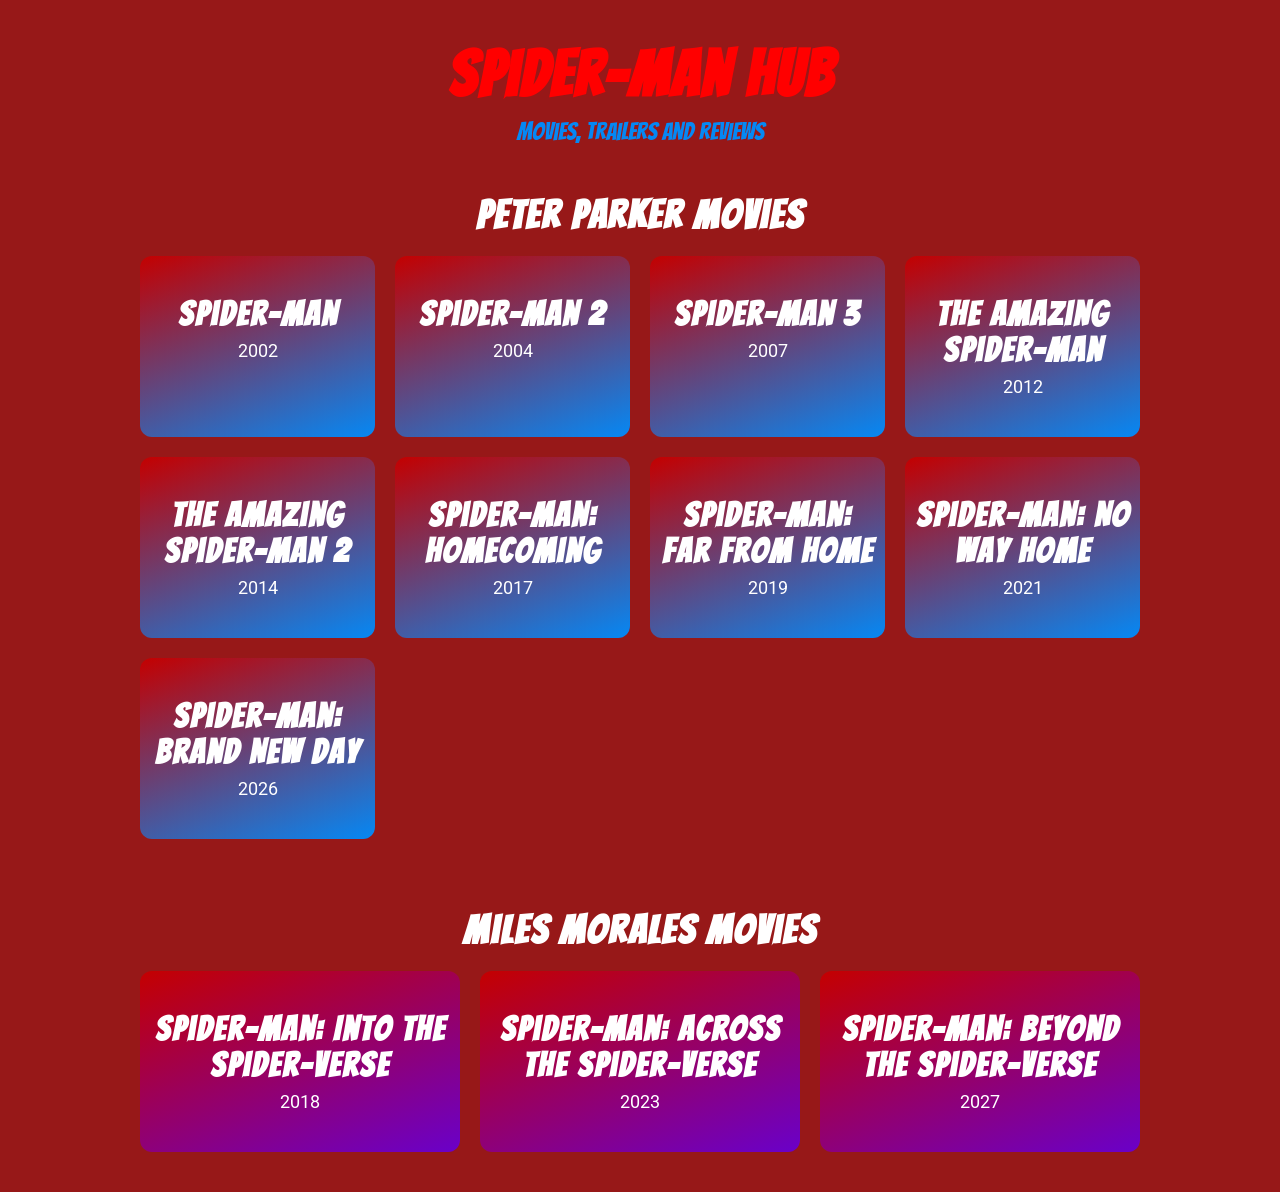
<file: Spider-Man/index.html>
<!DOCTYPE html>
<html lang="en">
<head>
  <meta charset="UTF-8">
  <meta name="viewport" content="width=device-width, initial-scale=1.0">
  <title>Spider-Man Hub</title>
  <link href="https://fonts.googleapis.com/css2?family=Bangers&family=Roboto&display=swap" rel="stylesheet">
  <link rel="stylesheet" href="style.css">
  <script data-goatcounter="https://spiderman-hub.goatcounter.com/count"
          async src="//gc.zgo.at/count.js"></script>
</head>
<body>
  <header>
    <h1>Spider-Man Hub</h1>
    <p>Movies, trailers and reviews</p>
  </header>

  <section id="movies">
    <h2>Peter Parker movies</h2>
    <div class="grid">
    <a class="card" href="movies/spider-man-2002.html">
      <h3>Spider-Man</h3>
      <p>2002</p>
    </a>
    <a class="card" href="movies/spider-man-2004.html">
      <h3>Spider-Man 2</h3>
      <p>2004</p>
    </a>
    <a class="card" href="movies/spider-man-2007.html">
      <h3>Spider-Man 3</h3>
      <p>2007</p>
    </a>
    <a class="card" href="movies/amazing-spider-man-2012.html">
      <h3>The Amazing Spider-Man</h3>
      <p>2012</p>
    </a>
    <a class="card" href="movies/amazing-spider-man-2014.html">
      <h3>The Amazing Spider-Man 2</h3>
      <p>2014</p>
    </a>
    <a class="card" href="movies/homecoming-2017.html">
      <h3>Spider-Man: Homecoming</h3>
      <p>2017</p>
    </a>
    <a class="card" href="movies/far-from-home-2019.html">
      <h3>Spider-Man: Far From Home</h3>
      <p>2019</p>
    </a>
    <a class="card" href="movies/no-way-home-2021.html">
      <h3>Spider-Man: No Way Home</h3>
      <p>2021</p>
    </a>
    <a class="card" href="movies/brand-new-day-2026.html">
      <h3>Spider-Man: Brand New Day</h3>
      <p>2026</p>
    </a>
    </div>
  </section>

  <section id="miles">
    <h2>Miles Morales movies</h2>
    <div class="grid">
    <a class="card miles" href="movies/into-the-spider-verse-2018.html">
      <h3>Spider-Man: Into the Spider-Verse</h3>
      <p>2018</p>
    </a>
    <a class="card miles" href="movies/across-the-spider-verse-2023.html">
      <h3>Spider-Man: Across the Spider-Verse</h3>
      <p>2023</p>
    </a>
    <a class="card miles" href="movies/beyond-the-spider-verse-2027.html">
      <h3>Spider-Man: Beyond the Spider-Verse</h3>
      <p>2027</p>
    </a>
    </div>
  </section>
</body>
</html>
</file>
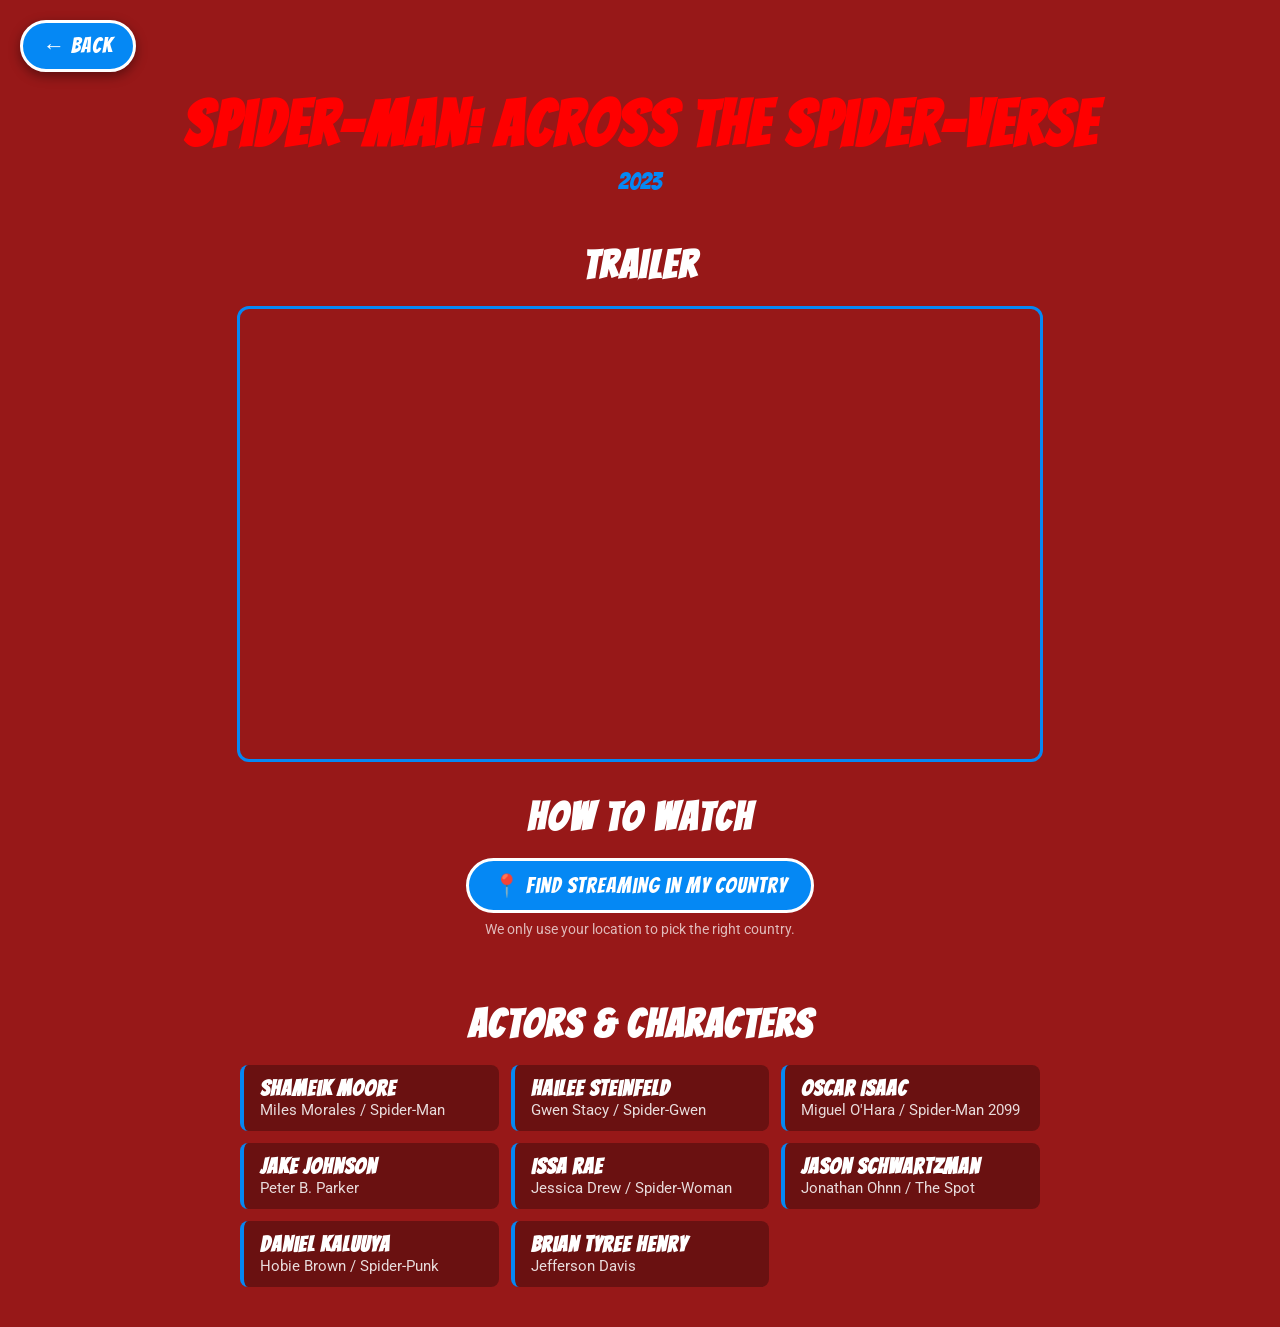
<file: Spider-Man/movies/across-the-spider-verse-2023.html>
<!DOCTYPE html>
<html lang="en">
<head>
  <meta charset="UTF-8">
  <meta name="viewport" content="width=device-width, initial-scale=1.0">
  <title>Spider-Man: Across the Spider-Verse | Spider-Man Hub</title>
  <link href="https://fonts.googleapis.com/css2?family=Bangers&family=Roboto&display=swap" rel="stylesheet">
  <link rel="stylesheet" href="../style.css">
  <script data-goatcounter="https://spiderman-hub.goatcounter.com/count"
          async src="//gc.zgo.at/count.js"></script>
</head>
<body data-movie="across-the-spider-verse-2023">
  <a class="back" href="../index.html">← Back</a>
  <header>
    <h1>Spider-Man: Across the Spider-Verse</h1>
    <p>2023</p>
  </header>

  <section class="trailer">
    <h2>Trailer</h2>
    <iframe
      src="https://www.youtube.com/embed/cqGjhVJWtEg"
      title="Spider-Man: Across the Spider-Verse trailer"
      allowfullscreen>
    </iframe>
  </section>

  <section class="info">
    <h2>How to watch</h2>
    <button id="locate">📍 Find streaming in my country</button>
    <p class="hint">We only use your location to pick the right country.</p>
    <p id="watch-result"></p>
  </section>

  <section class="cast">
    <h2>Actors &amp; characters</h2>
    <ul>
      <li><strong>Shameik Moore</strong><span>Miles Morales / Spider-Man</span></li>
      <li><strong>Hailee Steinfeld</strong><span>Gwen Stacy / Spider-Gwen</span></li>
      <li><strong>Oscar Isaac</strong><span>Miguel O'Hara / Spider-Man 2099</span></li>
      <li><strong>Jake Johnson</strong><span>Peter B. Parker</span></li>
      <li><strong>Issa Rae</strong><span>Jessica Drew / Spider-Woman</span></li>
      <li><strong>Jason Schwartzman</strong><span>Jonathan Ohnn / The Spot</span></li>
      <li><strong>Daniel Kaluuya</strong><span>Hobie Brown / Spider-Punk</span></li>
      <li><strong>Brian Tyree Henry</strong><span>Jefferson Davis</span></li>
    </ul>
  </section>

  <script src="../script.js"></script>
</body>
</html>
</file>
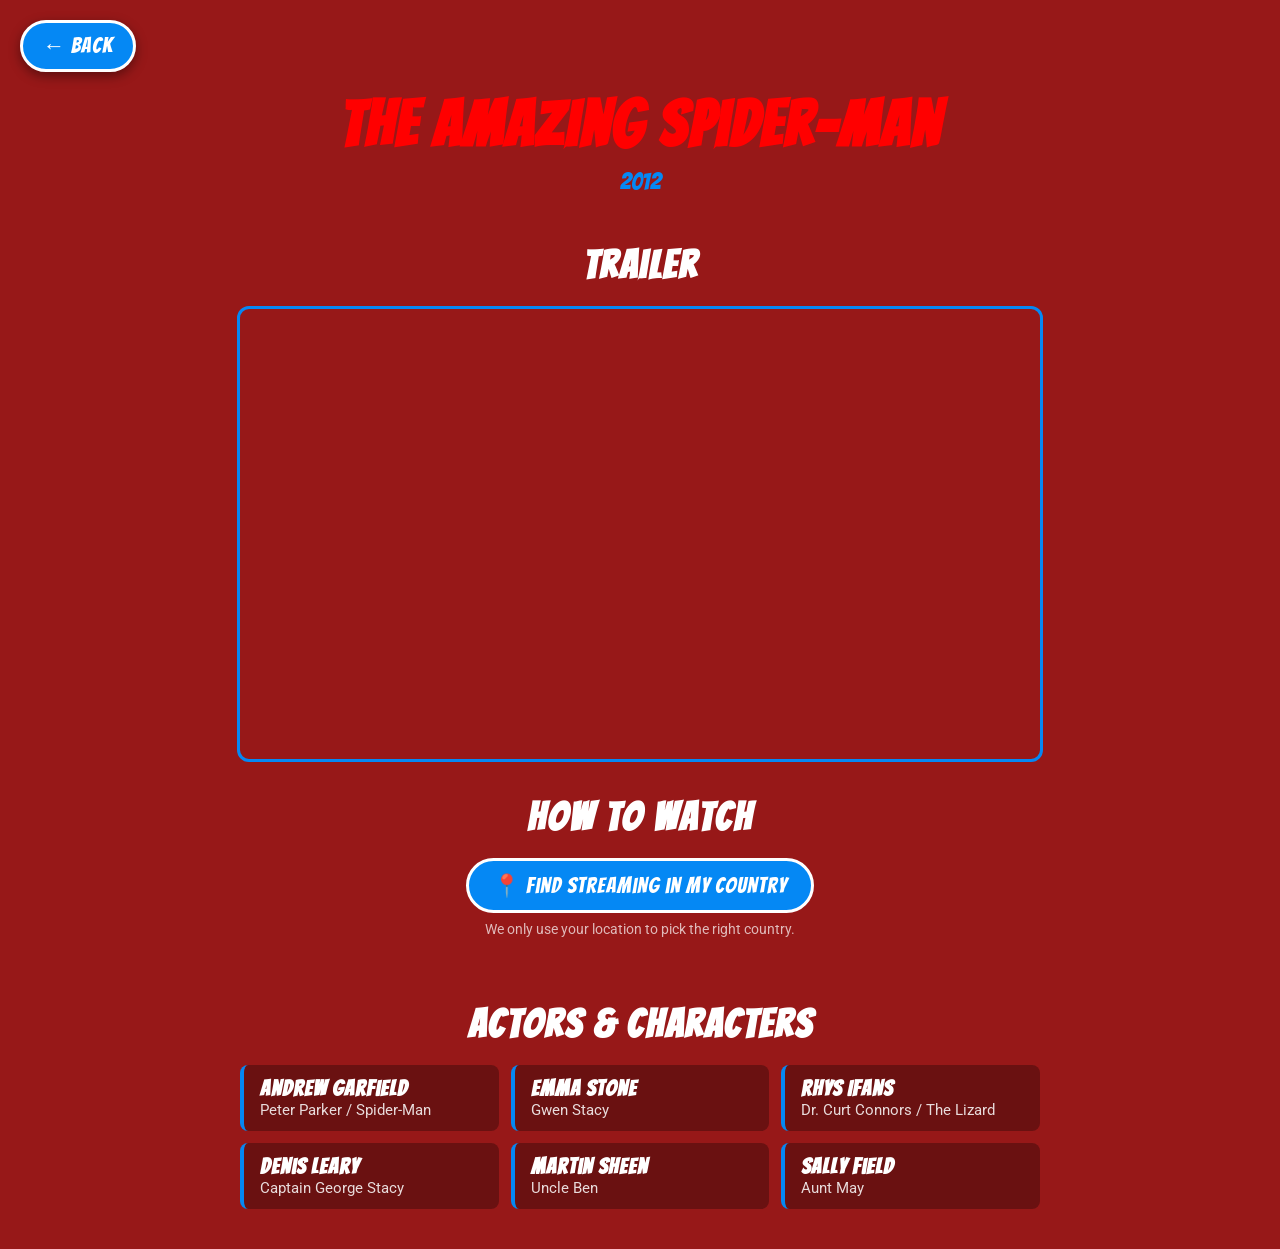
<file: Spider-Man/movies/amazing-spider-man-2012.html>
<!DOCTYPE html>
<html lang="en">
<head>
  <meta charset="UTF-8">
  <meta name="viewport" content="width=device-width, initial-scale=1.0">
  <title>The Amazing Spider-Man | Spider-Man Hub</title>
  <link href="https://fonts.googleapis.com/css2?family=Bangers&family=Roboto&display=swap" rel="stylesheet">
  <link rel="stylesheet" href="../style.css">
  <script data-goatcounter="https://spiderman-hub.goatcounter.com/count"
          async src="//gc.zgo.at/count.js"></script>
</head>
<body data-movie="amazing-spider-man-2012">
  <a class="back" href="../index.html">← Back</a>
  <header>
    <h1>The Amazing Spider-Man</h1>
    <p>2012</p>
  </header>

  <section class="trailer">
    <h2>Trailer</h2>
    <iframe
      src="https://www.youtube.com/embed/-tnxzJ0SSOw"
      title="The Amazing Spider-Man trailer"
      allowfullscreen>
    </iframe>
  </section>

  <section class="info">
    <h2>How to watch</h2>
    <button id="locate">📍 Find streaming in my country</button>
    <p class="hint">We only use your location to pick the right country.</p>
    <p id="watch-result"></p>
  </section>

  <section class="cast">
    <h2>Actors &amp; characters</h2>
    <ul>
      <li><strong>Andrew Garfield</strong><span>Peter Parker / Spider-Man</span></li>
      <li><strong>Emma Stone</strong><span>Gwen Stacy</span></li>
      <li><strong>Rhys Ifans</strong><span>Dr. Curt Connors / The Lizard</span></li>
      <li><strong>Denis Leary</strong><span>Captain George Stacy</span></li>
      <li><strong>Martin Sheen</strong><span>Uncle Ben</span></li>
      <li><strong>Sally Field</strong><span>Aunt May</span></li>
    </ul>
  </section>

  <script src="../script.js"></script>
</body>
</html>
</file>
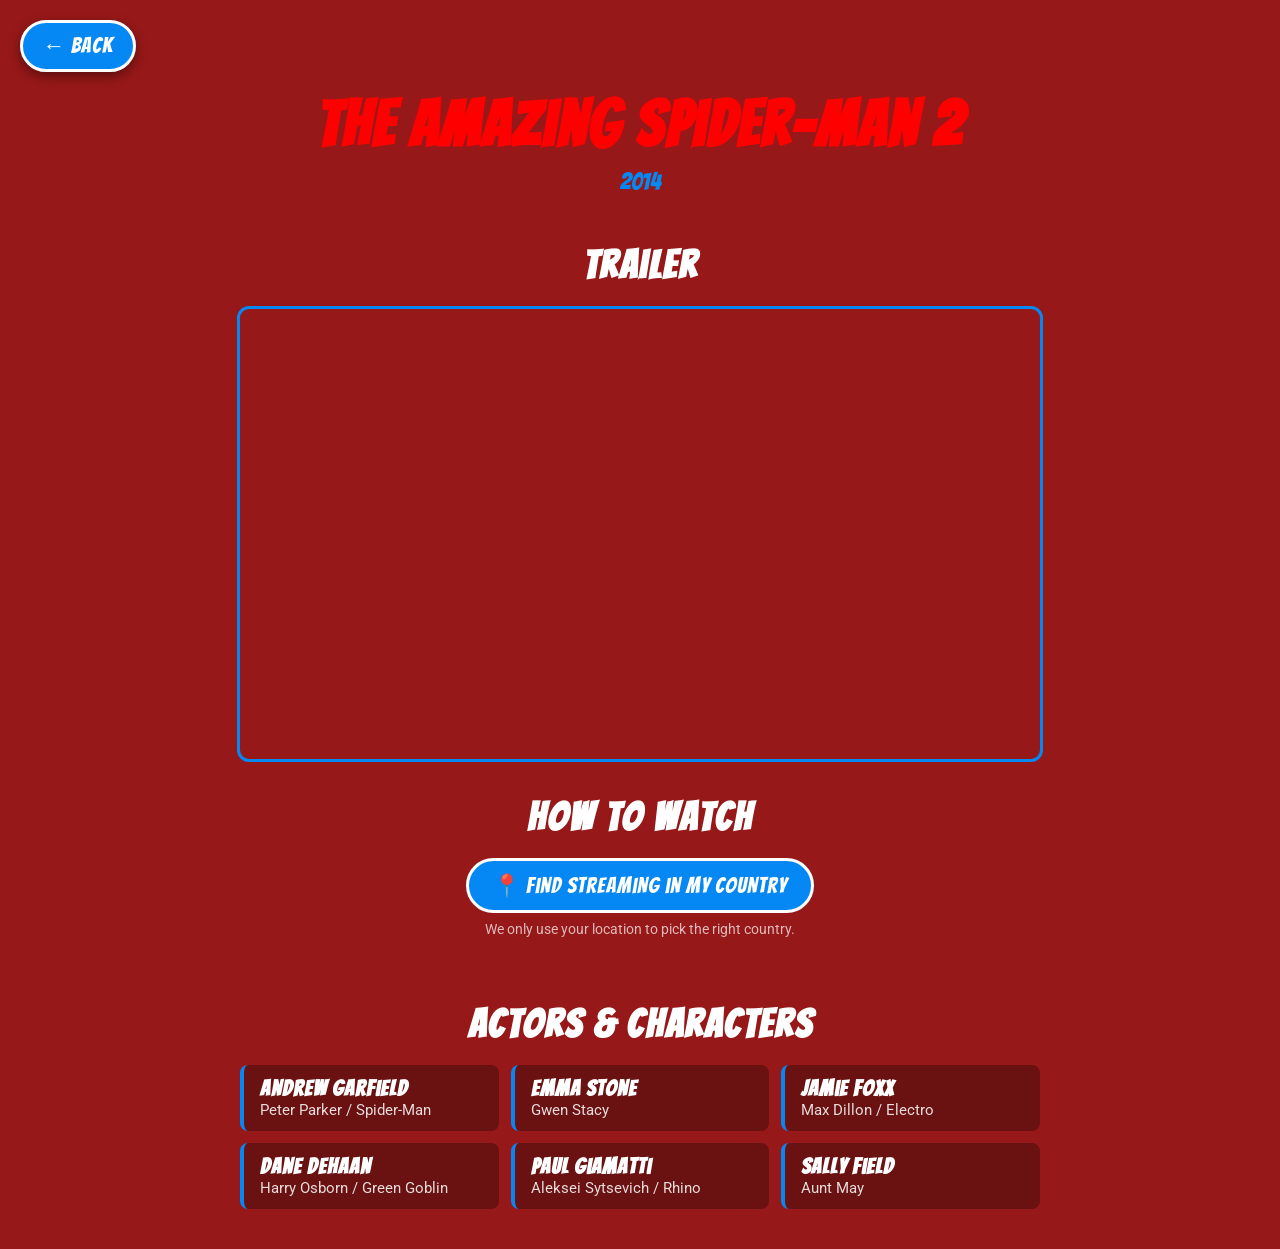
<file: Spider-Man/movies/amazing-spider-man-2014.html>
<!DOCTYPE html>
<html lang="en">
<head>
  <meta charset="UTF-8">
  <meta name="viewport" content="width=device-width, initial-scale=1.0">
  <title>The Amazing Spider-Man 2 | Spider-Man Hub</title>
  <link href="https://fonts.googleapis.com/css2?family=Bangers&family=Roboto&display=swap" rel="stylesheet">
  <link rel="stylesheet" href="../style.css">
  <script data-goatcounter="https://spiderman-hub.goatcounter.com/count"
          async src="//gc.zgo.at/count.js"></script>
</head>
<body data-movie="amazing-spider-man-2014">
  <a class="back" href="../index.html">← Back</a>
  <header>
    <h1>The Amazing Spider-Man 2</h1>
    <p>2014</p>
  </header>

  <section class="trailer">
    <h2>Trailer</h2>
    <iframe
      src="https://www.youtube.com/embed/DlM2CWNTQ84"
      title="The Amazing Spider-Man 2 trailer"
      allowfullscreen>
    </iframe>
  </section>

  <section class="info">
    <h2>How to watch</h2>
    <button id="locate">📍 Find streaming in my country</button>
    <p class="hint">We only use your location to pick the right country.</p>
    <p id="watch-result"></p>
  </section>

  <section class="cast">
    <h2>Actors &amp; characters</h2>
    <ul>
      <li><strong>Andrew Garfield</strong><span>Peter Parker / Spider-Man</span></li>
      <li><strong>Emma Stone</strong><span>Gwen Stacy</span></li>
      <li><strong>Jamie Foxx</strong><span>Max Dillon / Electro</span></li>
      <li><strong>Dane DeHaan</strong><span>Harry Osborn / Green Goblin</span></li>
      <li><strong>Paul Giamatti</strong><span>Aleksei Sytsevich / Rhino</span></li>
      <li><strong>Sally Field</strong><span>Aunt May</span></li>
    </ul>
  </section>

  <script src="../script.js"></script>
</body>
</html>
</file>
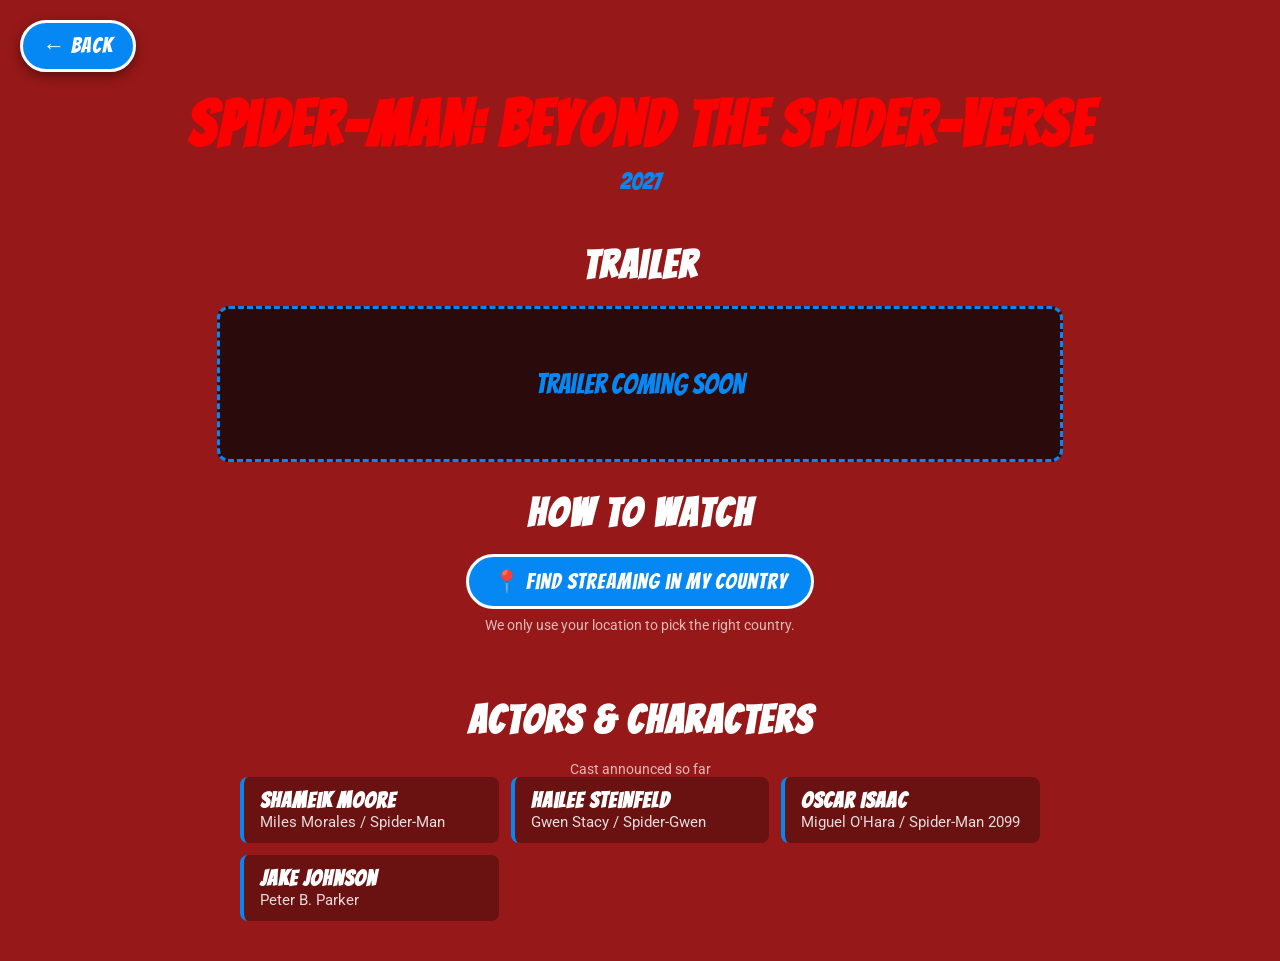
<file: Spider-Man/movies/beyond-the-spider-verse-2027.html>
<!DOCTYPE html>
<html lang="en">
<head>
  <meta charset="UTF-8">
  <meta name="viewport" content="width=device-width, initial-scale=1.0">
  <title>Spider-Man: Beyond the Spider-Verse | Spider-Man Hub</title>
  <link href="https://fonts.googleapis.com/css2?family=Bangers&family=Roboto&display=swap" rel="stylesheet">
  <link rel="stylesheet" href="../style.css">
  <script data-goatcounter="https://spiderman-hub.goatcounter.com/count"
          async src="//gc.zgo.at/count.js"></script>
</head>
<body data-movie="beyond-the-spider-verse-2027">
  <a class="back" href="../index.html">← Back</a>
  <header>
    <h1>Spider-Man: Beyond the Spider-Verse</h1>
    <p>2027</p>
  </header>

  <section class="trailer">
    <h2>Trailer</h2>
    <p class="soon">Trailer coming soon</p>
  </section>

  <section class="info">
    <h2>How to watch</h2>
    <button id="locate">📍 Find streaming in my country</button>
    <p class="hint">We only use your location to pick the right country.</p>
    <p id="watch-result"></p>
  </section>

  <section class="cast">
    <h2>Actors &amp; characters</h2>
    <p class="hint">Cast announced so far</p>
    <ul>
      <li><strong>Shameik Moore</strong><span>Miles Morales / Spider-Man</span></li>
      <li><strong>Hailee Steinfeld</strong><span>Gwen Stacy / Spider-Gwen</span></li>
      <li><strong>Oscar Isaac</strong><span>Miguel O'Hara / Spider-Man 2099</span></li>
      <li><strong>Jake Johnson</strong><span>Peter B. Parker</span></li>
    </ul>
  </section>

  <script src="../script.js"></script>
</body>
</html>
</file>
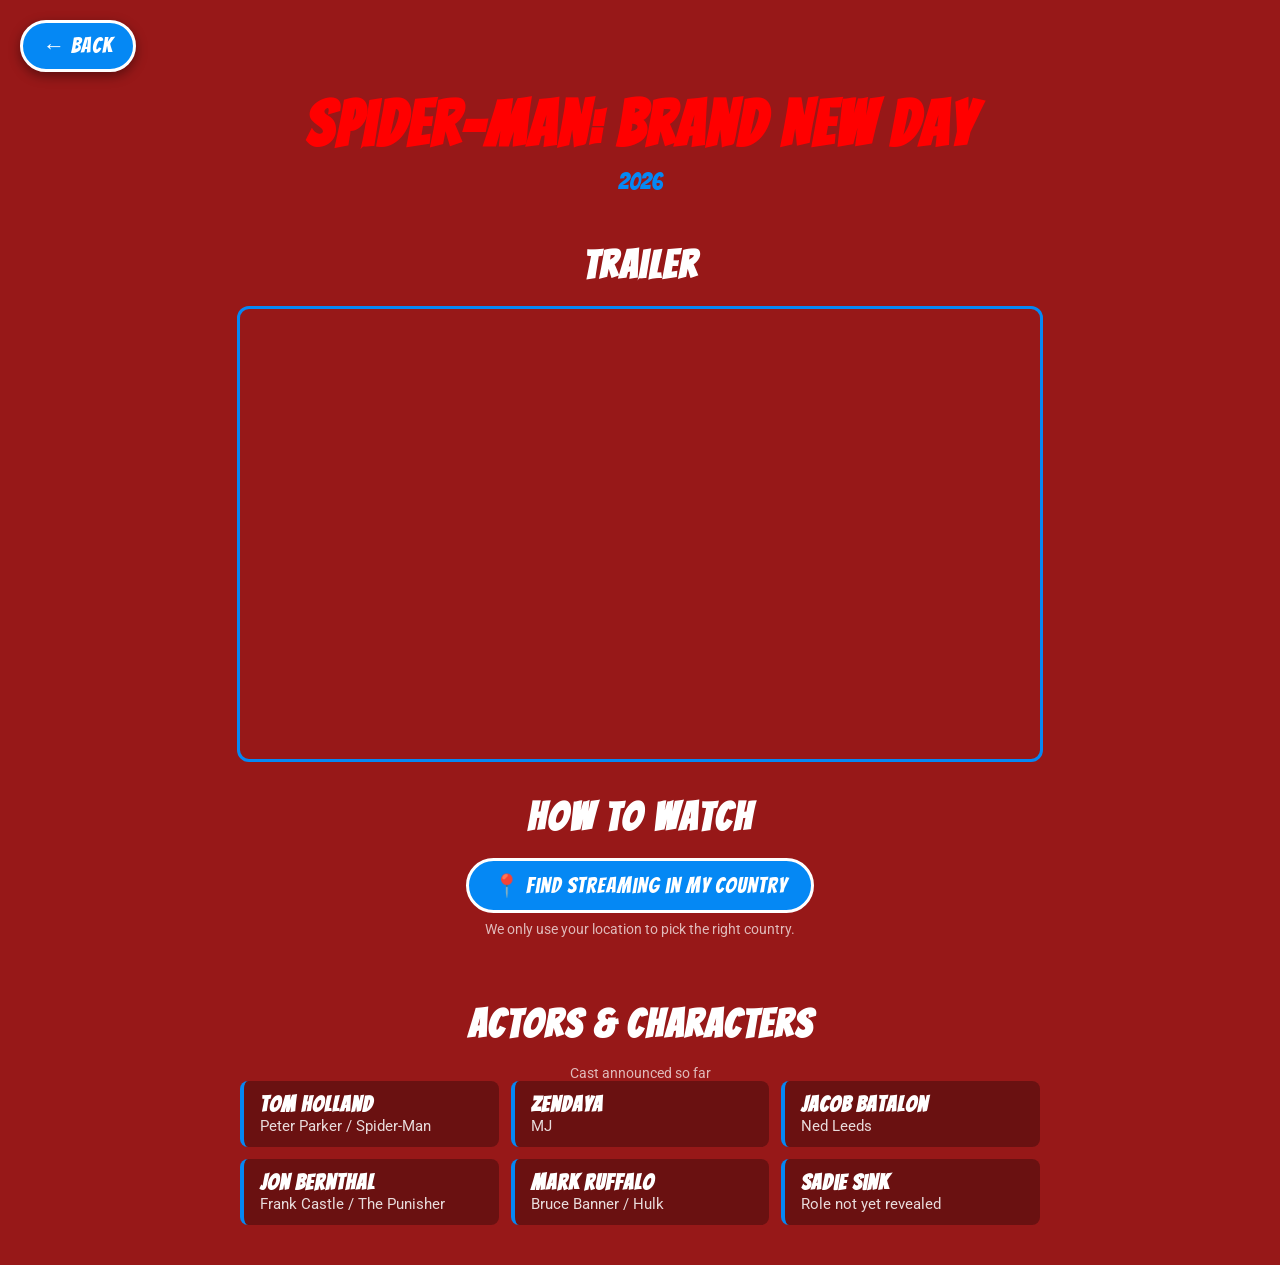
<file: Spider-Man/movies/brand-new-day-2026.html>
<!DOCTYPE html>
<html lang="en">
<head>
  <meta charset="UTF-8">
  <meta name="viewport" content="width=device-width, initial-scale=1.0">
  <title>Spider-Man: Brand New Day | Spider-Man Hub</title>
  <link href="https://fonts.googleapis.com/css2?family=Bangers&family=Roboto&display=swap" rel="stylesheet">
  <link rel="stylesheet" href="../style.css">
  <script data-goatcounter="https://spiderman-hub.goatcounter.com/count"
          async src="//gc.zgo.at/count.js"></script>
</head>
<body data-movie="brand-new-day-2026">
  <a class="back" href="../index.html">← Back</a>
  <header>
    <h1>Spider-Man: Brand New Day</h1>
    <p>2026</p>
  </header>

  <section class="trailer">
    <h2>Trailer</h2>
    <iframe
      src="https://www.youtube.com/embed/8TZMtslA3UY"
      title="Spider-Man: Brand New Day trailer"
      allowfullscreen>
    </iframe>
  </section>

  <section class="info">
    <h2>How to watch</h2>
    <button id="locate">📍 Find streaming in my country</button>
    <p class="hint">We only use your location to pick the right country.</p>
    <p id="watch-result"></p>
  </section>

  <section class="cast">
    <h2>Actors &amp; characters</h2>
    <p class="hint">Cast announced so far</p>
    <ul>
      <li><strong>Tom Holland</strong><span>Peter Parker / Spider-Man</span></li>
      <li><strong>Zendaya</strong><span>MJ</span></li>
      <li><strong>Jacob Batalon</strong><span>Ned Leeds</span></li>
      <li><strong>Jon Bernthal</strong><span>Frank Castle / The Punisher</span></li>
      <li><strong>Mark Ruffalo</strong><span>Bruce Banner / Hulk</span></li>
      <li><strong>Sadie Sink</strong><span>Role not yet revealed</span></li>
    </ul>
  </section>

  <script src="../script.js"></script>
</body>
</html>
</file>
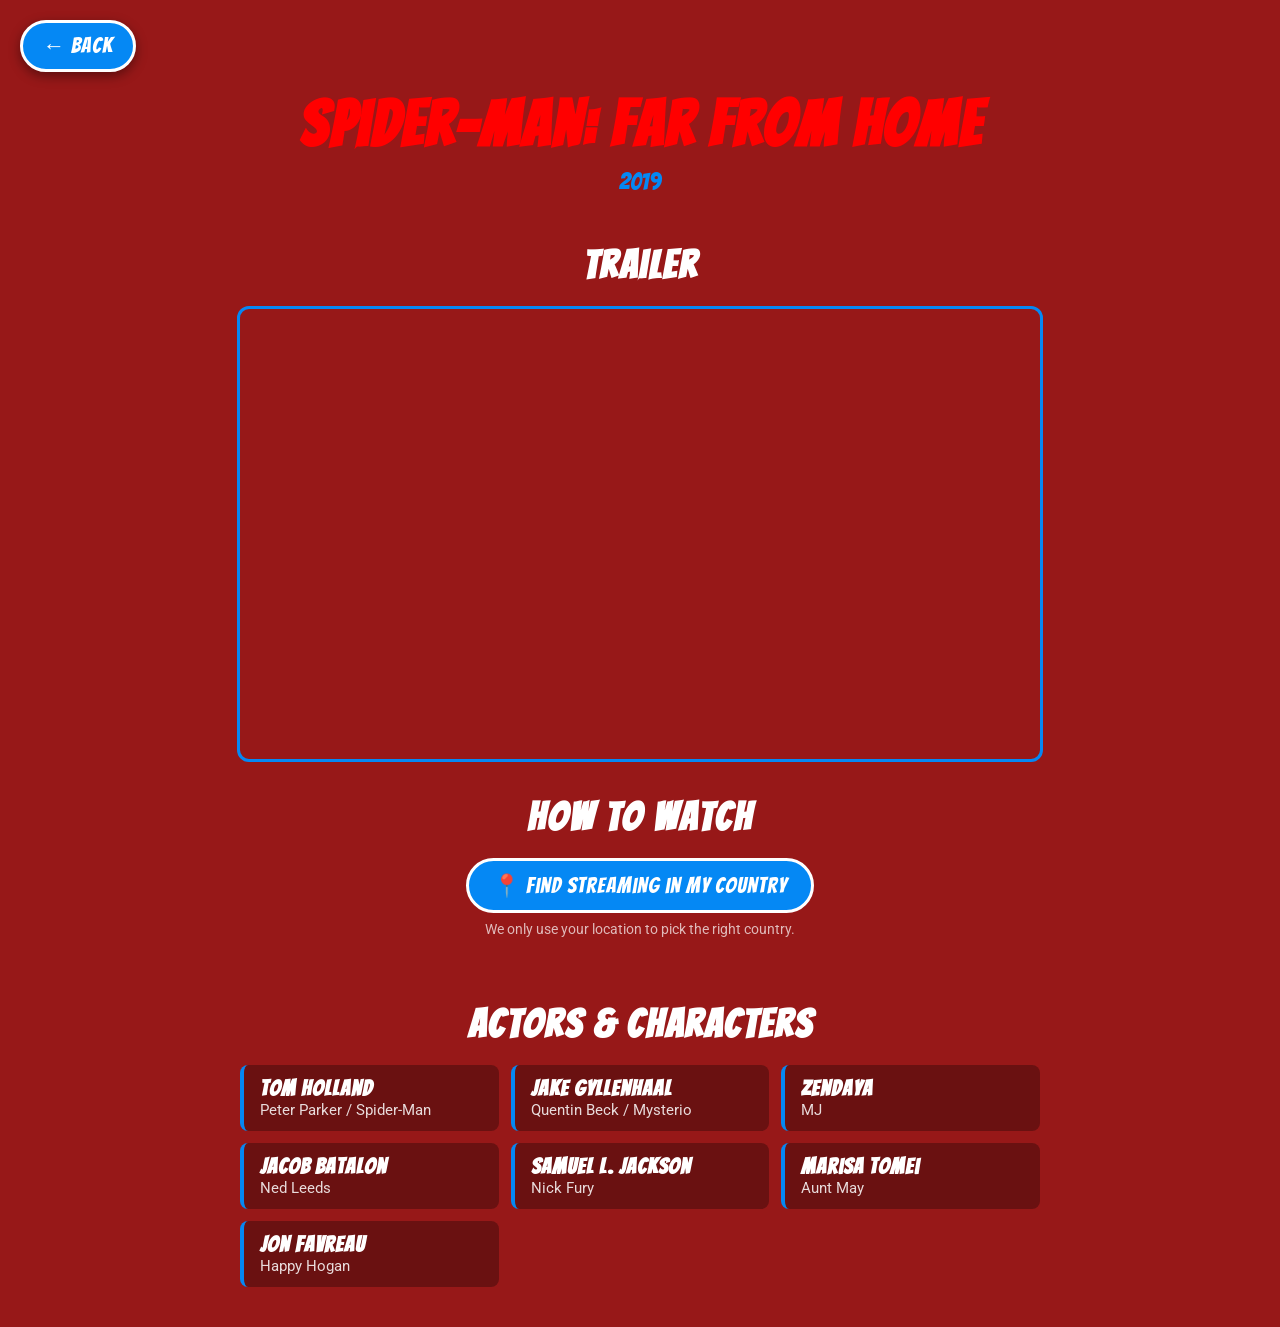
<file: Spider-Man/movies/far-from-home-2019.html>
<!DOCTYPE html>
<html lang="en">
<head>
  <meta charset="UTF-8">
  <meta name="viewport" content="width=device-width, initial-scale=1.0">
  <title>Spider-Man: Far From Home | Spider-Man Hub</title>
  <link href="https://fonts.googleapis.com/css2?family=Bangers&family=Roboto&display=swap" rel="stylesheet">
  <link rel="stylesheet" href="../style.css">
  <script data-goatcounter="https://spiderman-hub.goatcounter.com/count"
          async src="//gc.zgo.at/count.js"></script>
</head>
<body data-movie="far-from-home-2019">
  <a class="back" href="../index.html">← Back</a>
  <header>
    <h1>Spider-Man: Far From Home</h1>
    <p>2019</p>
  </header>

  <section class="trailer">
    <h2>Trailer</h2>
    <iframe
      src="https://www.youtube.com/embed/Nt9L1jCKGnE"
      title="Spider-Man: Far From Home trailer"
      allowfullscreen>
    </iframe>
  </section>

  <section class="info">
    <h2>How to watch</h2>
    <button id="locate">📍 Find streaming in my country</button>
    <p class="hint">We only use your location to pick the right country.</p>
    <p id="watch-result"></p>
  </section>

  <section class="cast">
    <h2>Actors &amp; characters</h2>
    <ul>
      <li><strong>Tom Holland</strong><span>Peter Parker / Spider-Man</span></li>
      <li><strong>Jake Gyllenhaal</strong><span>Quentin Beck / Mysterio</span></li>
      <li><strong>Zendaya</strong><span>MJ</span></li>
      <li><strong>Jacob Batalon</strong><span>Ned Leeds</span></li>
      <li><strong>Samuel L. Jackson</strong><span>Nick Fury</span></li>
      <li><strong>Marisa Tomei</strong><span>Aunt May</span></li>
      <li><strong>Jon Favreau</strong><span>Happy Hogan</span></li>
    </ul>
  </section>

  <script src="../script.js"></script>
</body>
</html>
</file>
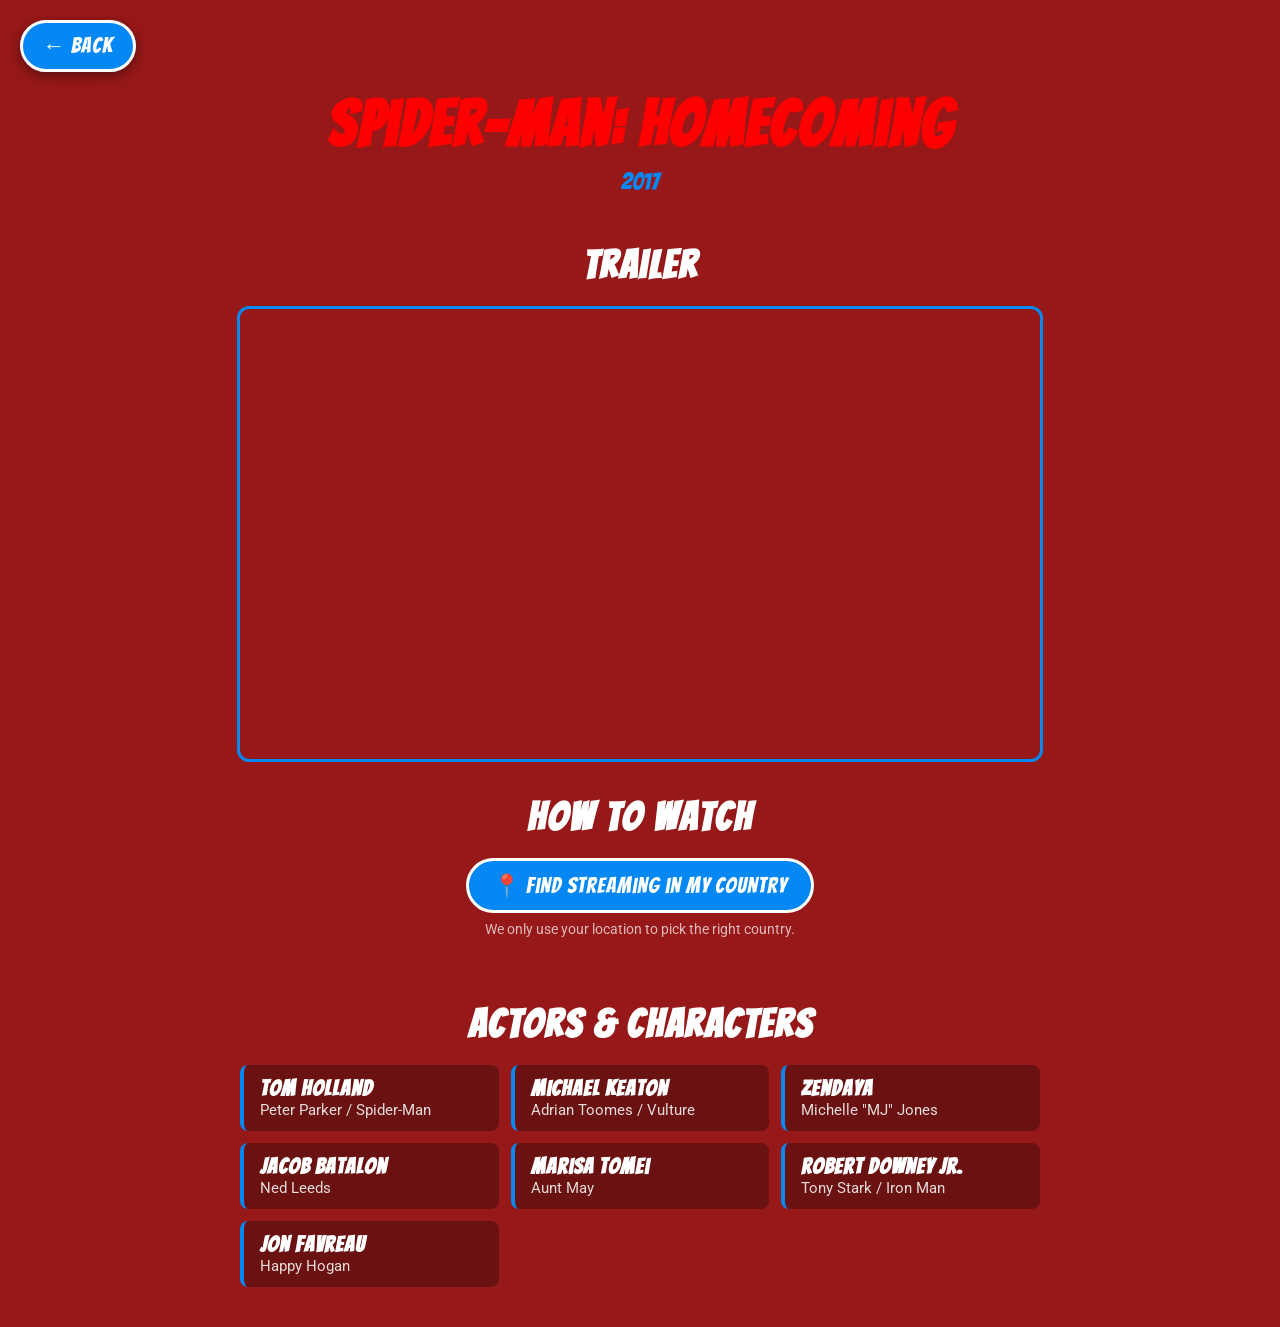
<file: Spider-Man/movies/homecoming-2017.html>
<!DOCTYPE html>
<html lang="en">
<head>
  <meta charset="UTF-8">
  <meta name="viewport" content="width=device-width, initial-scale=1.0">
  <title>Spider-Man: Homecoming | Spider-Man Hub</title>
  <link href="https://fonts.googleapis.com/css2?family=Bangers&family=Roboto&display=swap" rel="stylesheet">
  <link rel="stylesheet" href="../style.css">
  <script data-goatcounter="https://spiderman-hub.goatcounter.com/count"
          async src="//gc.zgo.at/count.js"></script>
</head>
<body data-movie="homecoming-2017">
  <a class="back" href="../index.html">← Back</a>
  <header>
    <h1>Spider-Man: Homecoming</h1>
    <p>2017</p>
  </header>

  <section class="trailer">
    <h2>Trailer</h2>
    <iframe
      src="https://www.youtube.com/embed/rk-dF1lIbIg"
      title="Spider-Man: Homecoming trailer"
      allowfullscreen>
    </iframe>
  </section>

  <section class="info">
    <h2>How to watch</h2>
    <button id="locate">📍 Find streaming in my country</button>
    <p class="hint">We only use your location to pick the right country.</p>
    <p id="watch-result"></p>
  </section>

  <section class="cast">
    <h2>Actors &amp; characters</h2>
    <ul>
      <li><strong>Tom Holland</strong><span>Peter Parker / Spider-Man</span></li>
      <li><strong>Michael Keaton</strong><span>Adrian Toomes / Vulture</span></li>
      <li><strong>Zendaya</strong><span>Michelle "MJ" Jones</span></li>
      <li><strong>Jacob Batalon</strong><span>Ned Leeds</span></li>
      <li><strong>Marisa Tomei</strong><span>Aunt May</span></li>
      <li><strong>Robert Downey Jr.</strong><span>Tony Stark / Iron Man</span></li>
      <li><strong>Jon Favreau</strong><span>Happy Hogan</span></li>
    </ul>
  </section>

  <script src="../script.js"></script>
</body>
</html>
</file>
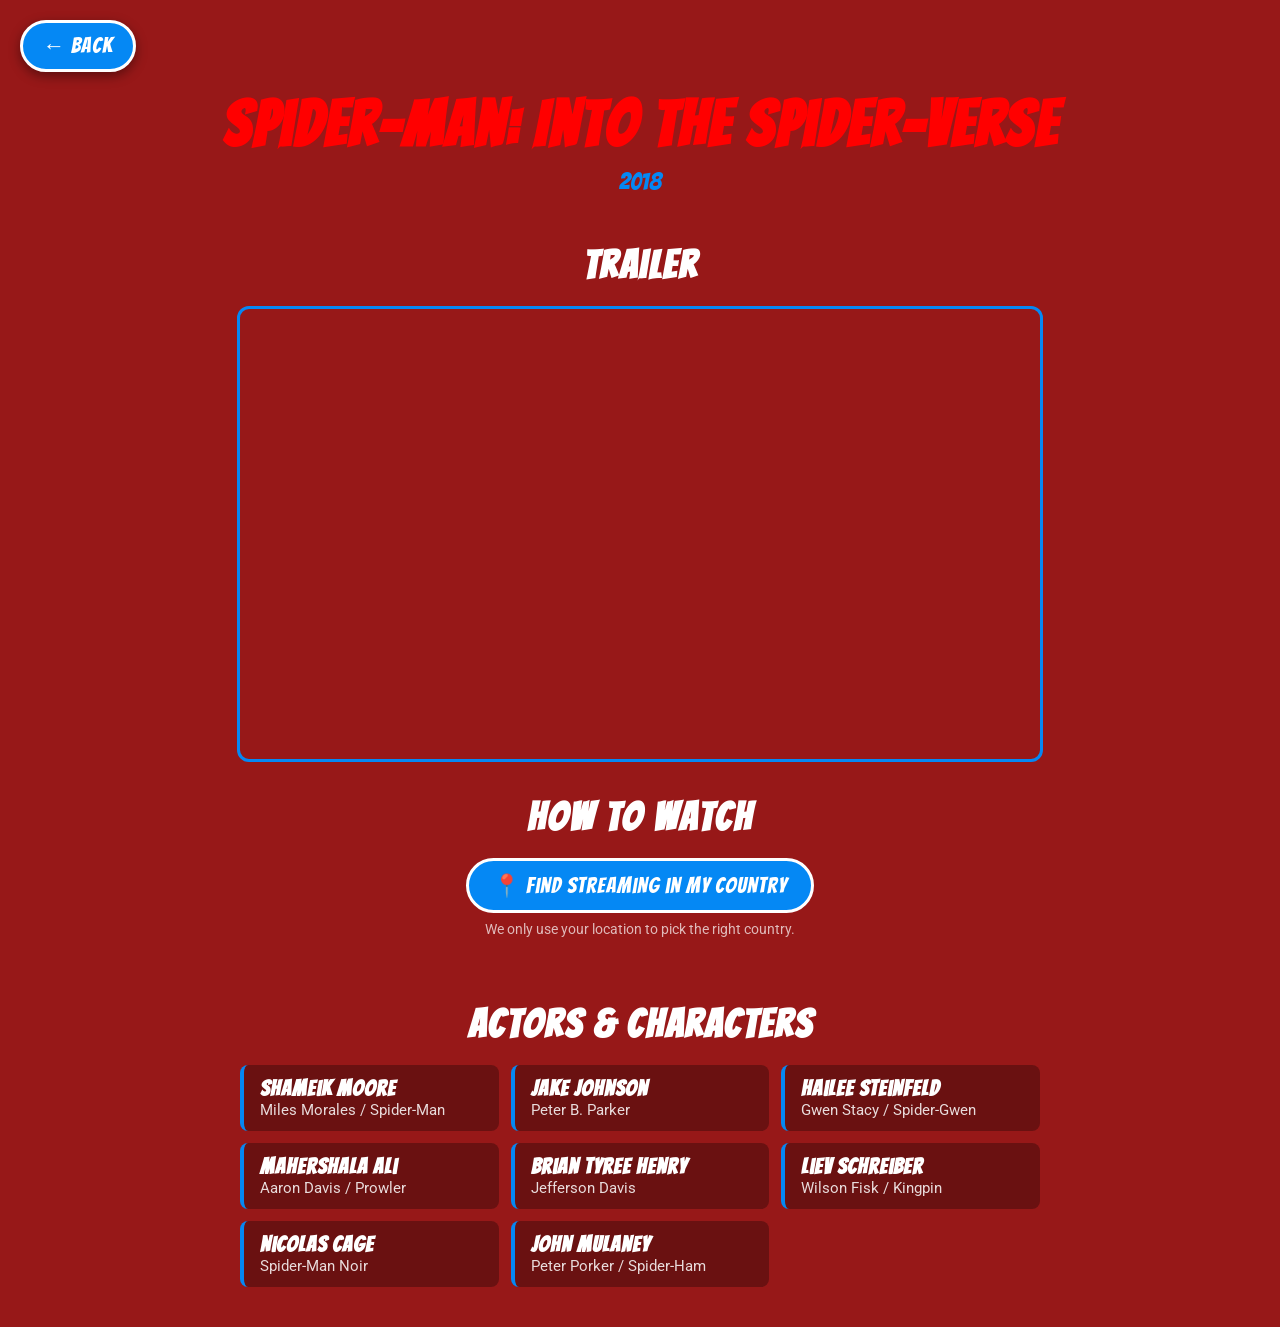
<file: Spider-Man/movies/into-the-spider-verse-2018.html>
<!DOCTYPE html>
<html lang="en">
<head>
  <meta charset="UTF-8">
  <meta name="viewport" content="width=device-width, initial-scale=1.0">
  <title>Spider-Man: Into the Spider-Verse | Spider-Man Hub</title>
  <link href="https://fonts.googleapis.com/css2?family=Bangers&family=Roboto&display=swap" rel="stylesheet">
  <link rel="stylesheet" href="../style.css">
  <script data-goatcounter="https://spiderman-hub.goatcounter.com/count"
          async src="//gc.zgo.at/count.js"></script>
</head>
<body data-movie="into-the-spider-verse-2018">
  <a class="back" href="../index.html">← Back</a>
  <header>
    <h1>Spider-Man: Into the Spider-Verse</h1>
    <p>2018</p>
  </header>

  <section class="trailer">
    <h2>Trailer</h2>
    <iframe
      src="https://www.youtube.com/embed/g4Hbz2jLxvQ"
      title="Spider-Man: Into the Spider-Verse trailer"
      allowfullscreen>
    </iframe>
  </section>

  <section class="info">
    <h2>How to watch</h2>
    <button id="locate">📍 Find streaming in my country</button>
    <p class="hint">We only use your location to pick the right country.</p>
    <p id="watch-result"></p>
  </section>

  <section class="cast">
    <h2>Actors &amp; characters</h2>
    <ul>
      <li><strong>Shameik Moore</strong><span>Miles Morales / Spider-Man</span></li>
      <li><strong>Jake Johnson</strong><span>Peter B. Parker</span></li>
      <li><strong>Hailee Steinfeld</strong><span>Gwen Stacy / Spider-Gwen</span></li>
      <li><strong>Mahershala Ali</strong><span>Aaron Davis / Prowler</span></li>
      <li><strong>Brian Tyree Henry</strong><span>Jefferson Davis</span></li>
      <li><strong>Liev Schreiber</strong><span>Wilson Fisk / Kingpin</span></li>
      <li><strong>Nicolas Cage</strong><span>Spider-Man Noir</span></li>
      <li><strong>John Mulaney</strong><span>Peter Porker / Spider-Ham</span></li>
    </ul>
  </section>

  <script src="../script.js"></script>
</body>
</html>
</file>
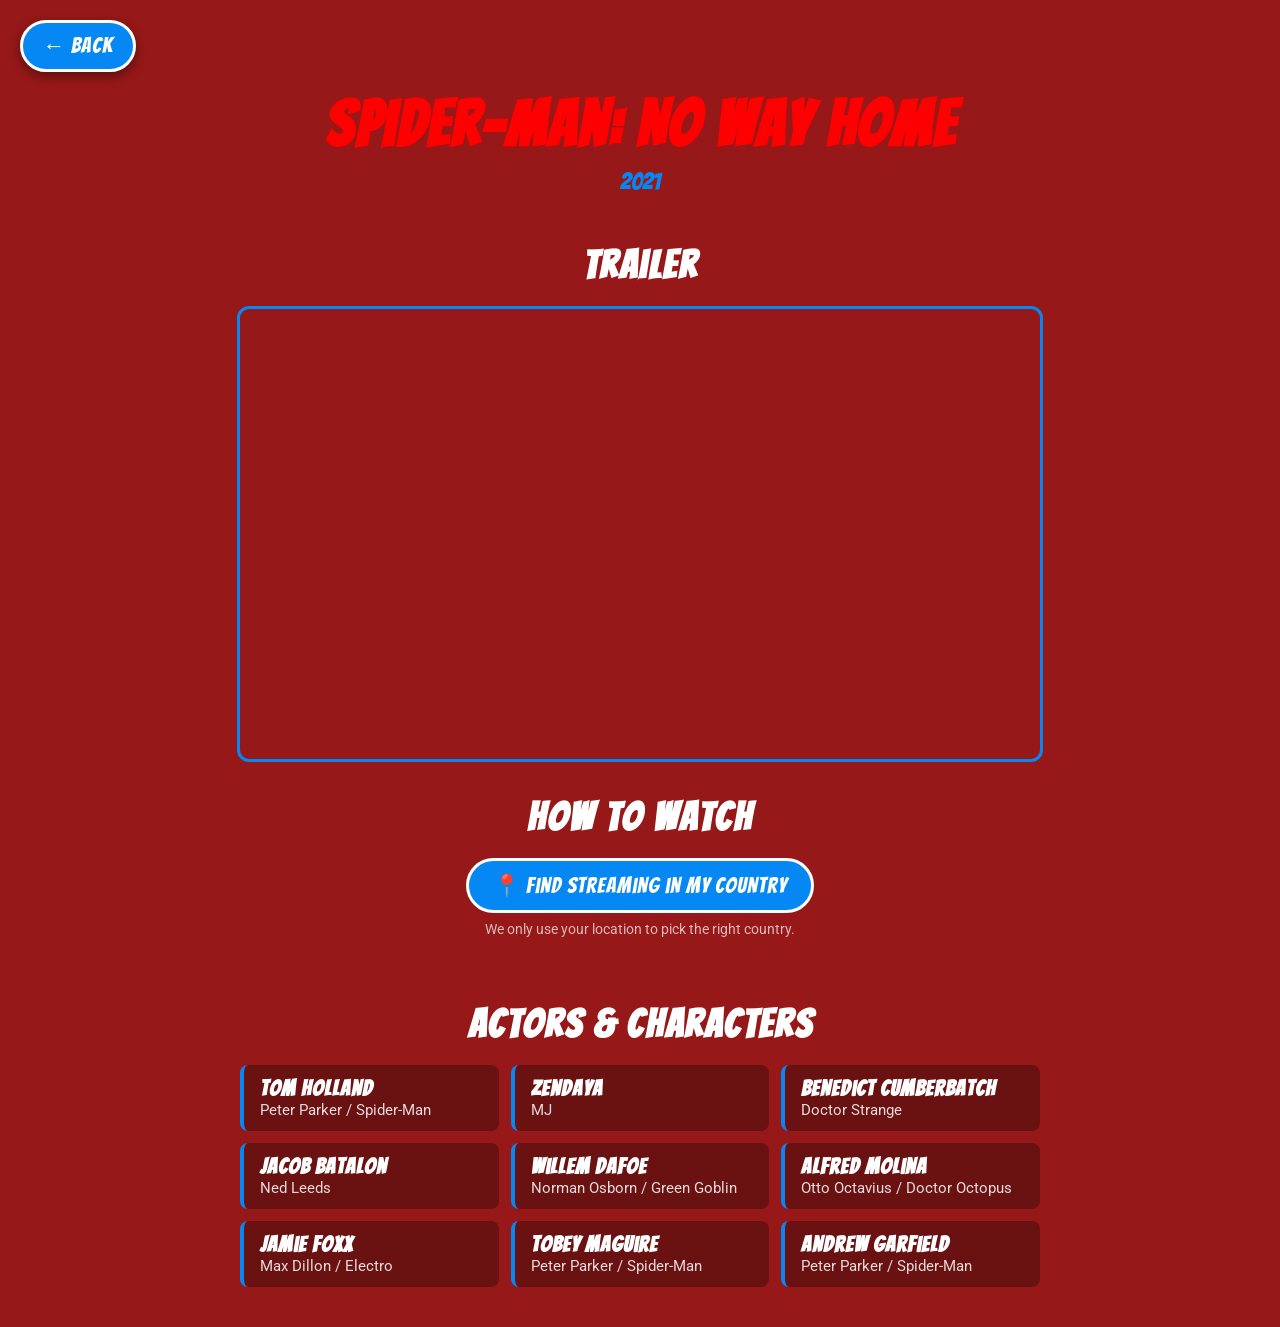
<file: Spider-Man/movies/no-way-home-2021.html>
<!DOCTYPE html>
<html lang="en">
<head>
  <meta charset="UTF-8">
  <meta name="viewport" content="width=device-width, initial-scale=1.0">
  <title>Spider-Man: No Way Home | Spider-Man Hub</title>
  <link href="https://fonts.googleapis.com/css2?family=Bangers&family=Roboto&display=swap" rel="stylesheet">
  <link rel="stylesheet" href="../style.css">
  <script data-goatcounter="https://spiderman-hub.goatcounter.com/count"
          async src="//gc.zgo.at/count.js"></script>
</head>
<body data-movie="no-way-home-2021">
  <a class="back" href="../index.html">← Back</a>
  <header>
    <h1>Spider-Man: No Way Home</h1>
    <p>2021</p>
  </header>

  <section class="trailer">
    <h2>Trailer</h2>
    <iframe
      src="https://www.youtube.com/embed/JfVOs4VSpmA"
      title="Spider-Man: No Way Home trailer"
      allowfullscreen>
    </iframe>
  </section>

  <section class="info">
    <h2>How to watch</h2>
    <button id="locate">📍 Find streaming in my country</button>
    <p class="hint">We only use your location to pick the right country.</p>
    <p id="watch-result"></p>
  </section>

  <section class="cast">
    <h2>Actors &amp; characters</h2>
    <ul>
      <li><strong>Tom Holland</strong><span>Peter Parker / Spider-Man</span></li>
      <li><strong>Zendaya</strong><span>MJ</span></li>
      <li><strong>Benedict Cumberbatch</strong><span>Doctor Strange</span></li>
      <li><strong>Jacob Batalon</strong><span>Ned Leeds</span></li>
      <li><strong>Willem Dafoe</strong><span>Norman Osborn / Green Goblin</span></li>
      <li><strong>Alfred Molina</strong><span>Otto Octavius / Doctor Octopus</span></li>
      <li><strong>Jamie Foxx</strong><span>Max Dillon / Electro</span></li>
      <li><strong>Tobey Maguire</strong><span>Peter Parker / Spider-Man</span></li>
      <li><strong>Andrew Garfield</strong><span>Peter Parker / Spider-Man</span></li>
    </ul>
  </section>

  <script src="../script.js"></script>
</body>
</html>
</file>
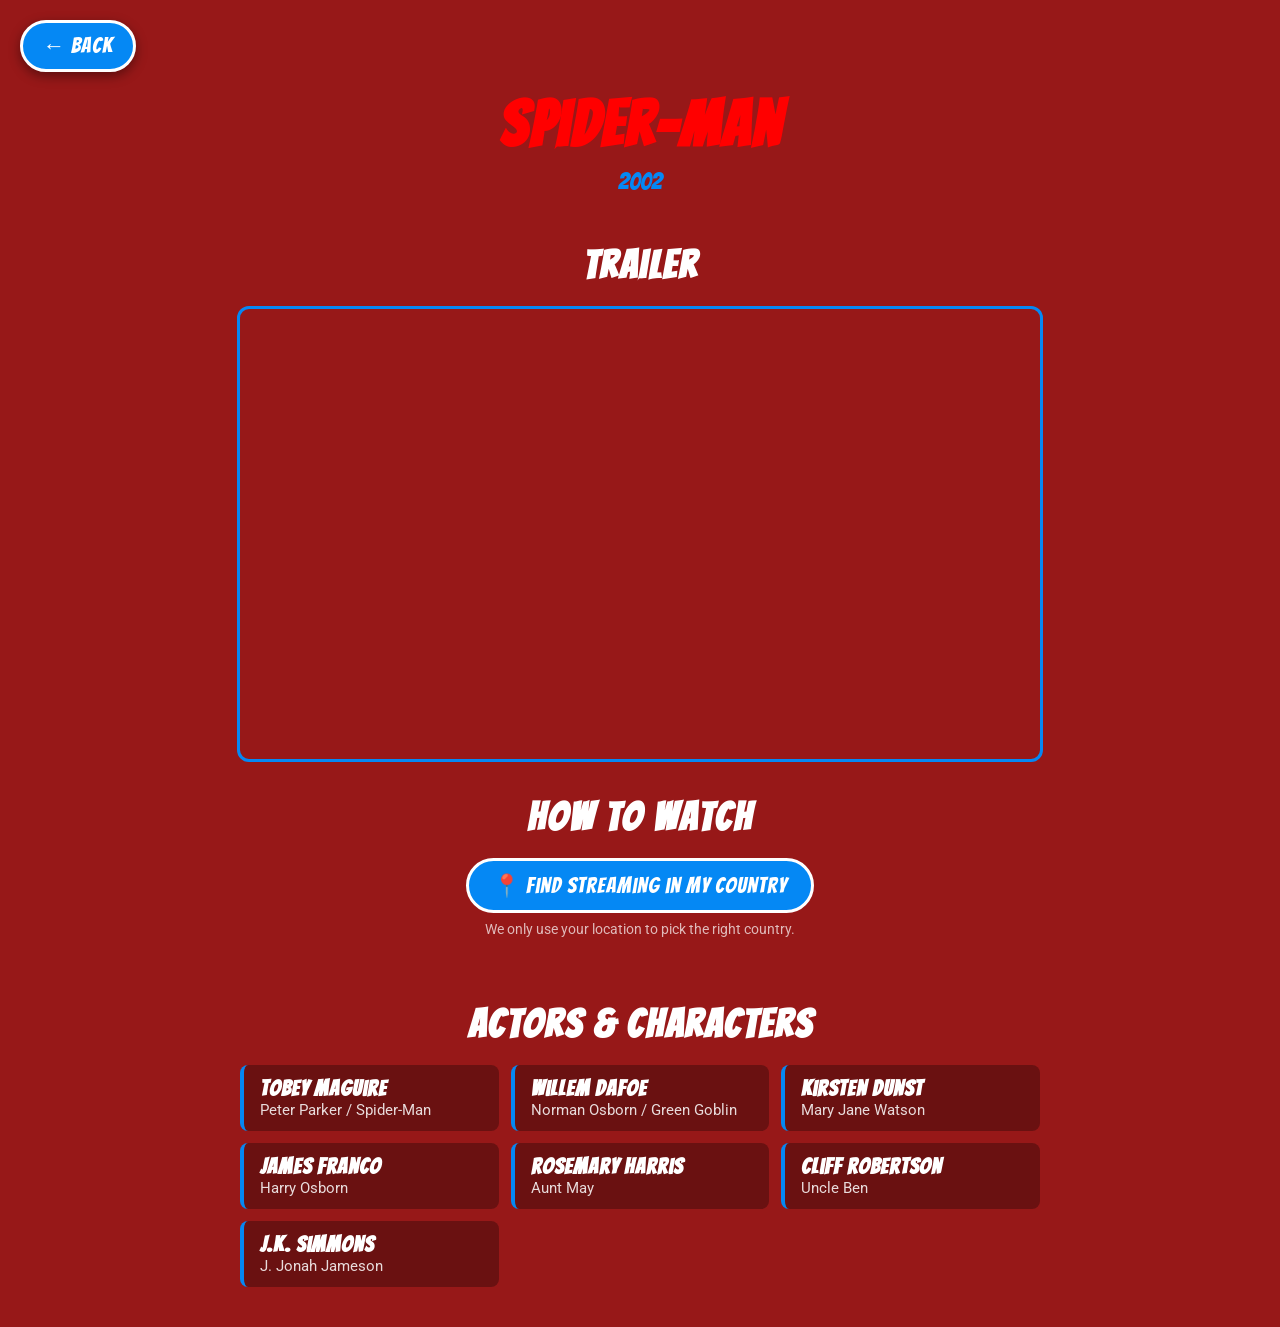
<file: Spider-Man/movies/spider-man-2002.html>
<!DOCTYPE html>
<html lang="en">
<head>
  <meta charset="UTF-8">
  <meta name="viewport" content="width=device-width, initial-scale=1.0">
  <title>Spider-Man | Spider-Man Hub</title>
  <link href="https://fonts.googleapis.com/css2?family=Bangers&family=Roboto&display=swap" rel="stylesheet">
  <link rel="stylesheet" href="../style.css">
  <script data-goatcounter="https://spiderman-hub.goatcounter.com/count"
          async src="//gc.zgo.at/count.js"></script>
</head>
<body data-movie="spider-man-2002">
  <a class="back" href="../index.html">← Back</a>
  <header>
    <h1>Spider-Man</h1>
    <p>2002</p>
  </header>

  <section class="trailer">
    <h2>Trailer</h2>
    <iframe
      src="https://www.youtube.com/embed/t06RUxPbp_c"
      title="Spider-Man trailer"
      allowfullscreen>
    </iframe>
  </section>

  <section class="info">
    <h2>How to watch</h2>
    <button id="locate">📍 Find streaming in my country</button>
    <p class="hint">We only use your location to pick the right country.</p>
    <p id="watch-result"></p>
  </section>

  <section class="cast">
    <h2>Actors &amp; characters</h2>
    <ul>
      <li><strong>Tobey Maguire</strong><span>Peter Parker / Spider-Man</span></li>
      <li><strong>Willem Dafoe</strong><span>Norman Osborn / Green Goblin</span></li>
      <li><strong>Kirsten Dunst</strong><span>Mary Jane Watson</span></li>
      <li><strong>James Franco</strong><span>Harry Osborn</span></li>
      <li><strong>Rosemary Harris</strong><span>Aunt May</span></li>
      <li><strong>Cliff Robertson</strong><span>Uncle Ben</span></li>
      <li><strong>J.K. Simmons</strong><span>J. Jonah Jameson</span></li>
    </ul>
  </section>

  <script src="../script.js"></script>
</body>
</html>
</file>
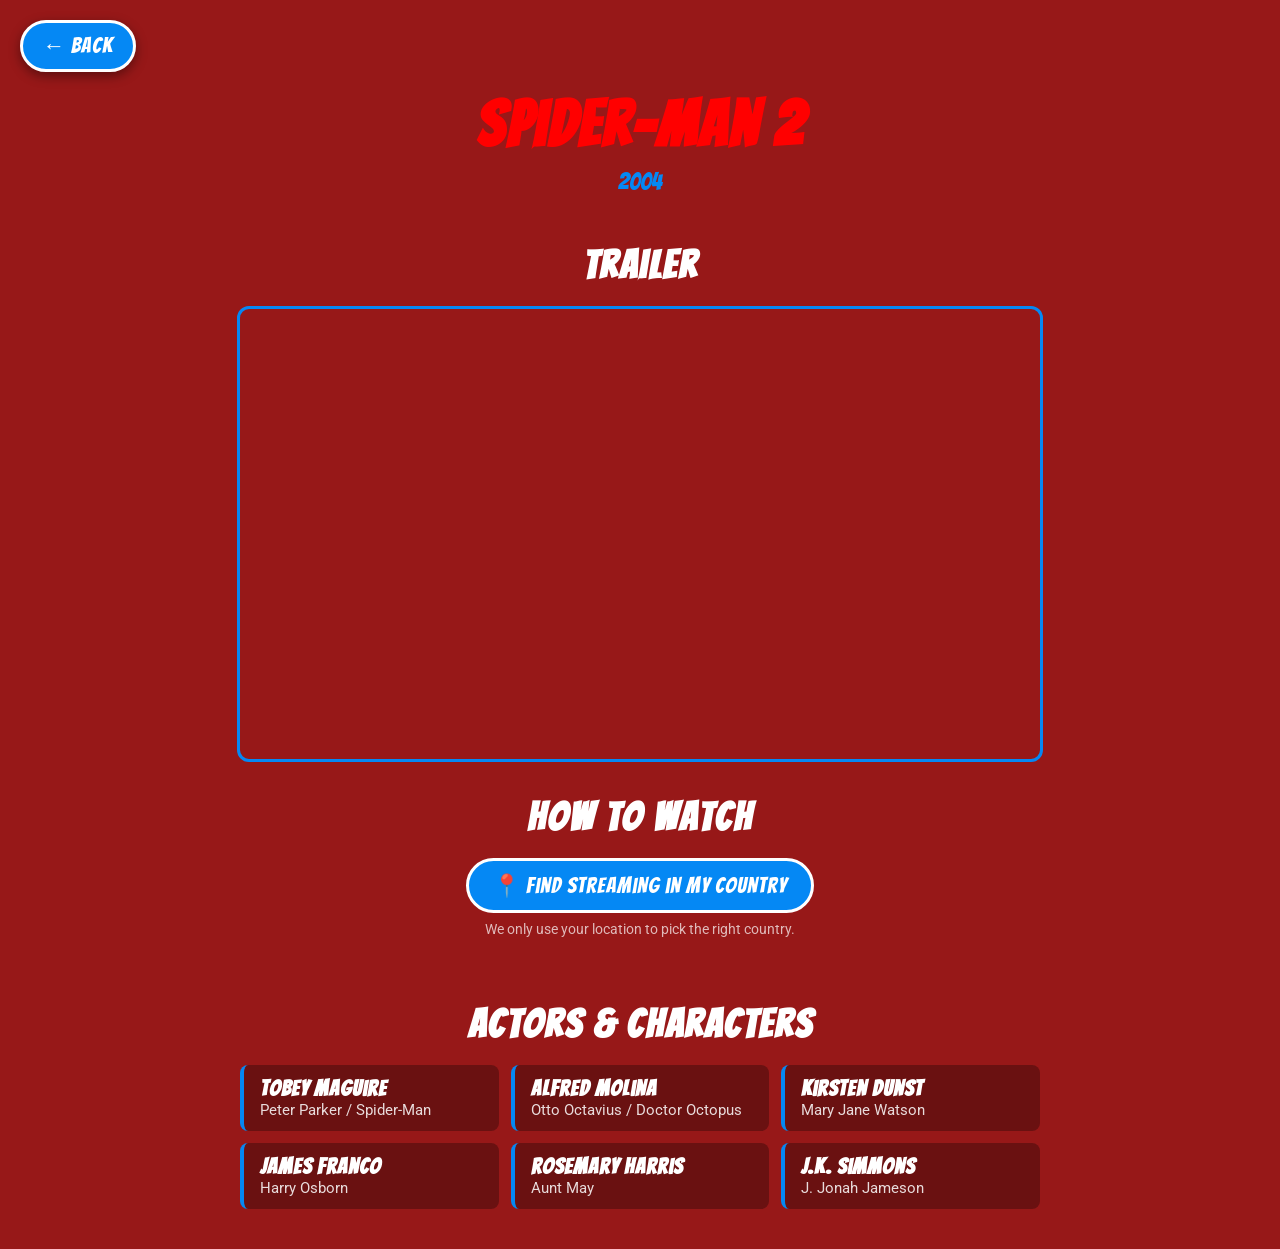
<file: Spider-Man/movies/spider-man-2004.html>
<!DOCTYPE html>
<html lang="en">
<head>
  <meta charset="UTF-8">
  <meta name="viewport" content="width=device-width, initial-scale=1.0">
  <title>Spider-Man 2 | Spider-Man Hub</title>
  <link href="https://fonts.googleapis.com/css2?family=Bangers&family=Roboto&display=swap" rel="stylesheet">
  <link rel="stylesheet" href="../style.css">
  <script data-goatcounter="https://spiderman-hub.goatcounter.com/count"
          async src="//gc.zgo.at/count.js"></script>
</head>
<body data-movie="spider-man-2004">
  <a class="back" href="../index.html">← Back</a>
  <header>
    <h1>Spider-Man 2</h1>
    <p>2004</p>
  </header>

  <section class="trailer">
    <h2>Trailer</h2>
    <iframe
      src="https://www.youtube.com/embed/1s9Yln0YwCw"
      title="Spider-Man 2 trailer"
      allowfullscreen>
    </iframe>
  </section>

  <section class="info">
    <h2>How to watch</h2>
    <button id="locate">📍 Find streaming in my country</button>
    <p class="hint">We only use your location to pick the right country.</p>
    <p id="watch-result"></p>
  </section>

  <section class="cast">
    <h2>Actors &amp; characters</h2>
    <ul>
      <li><strong>Tobey Maguire</strong><span>Peter Parker / Spider-Man</span></li>
      <li><strong>Alfred Molina</strong><span>Otto Octavius / Doctor Octopus</span></li>
      <li><strong>Kirsten Dunst</strong><span>Mary Jane Watson</span></li>
      <li><strong>James Franco</strong><span>Harry Osborn</span></li>
      <li><strong>Rosemary Harris</strong><span>Aunt May</span></li>
      <li><strong>J.K. Simmons</strong><span>J. Jonah Jameson</span></li>
    </ul>
  </section>

  <script src="../script.js"></script>
</body>
</html>
</file>
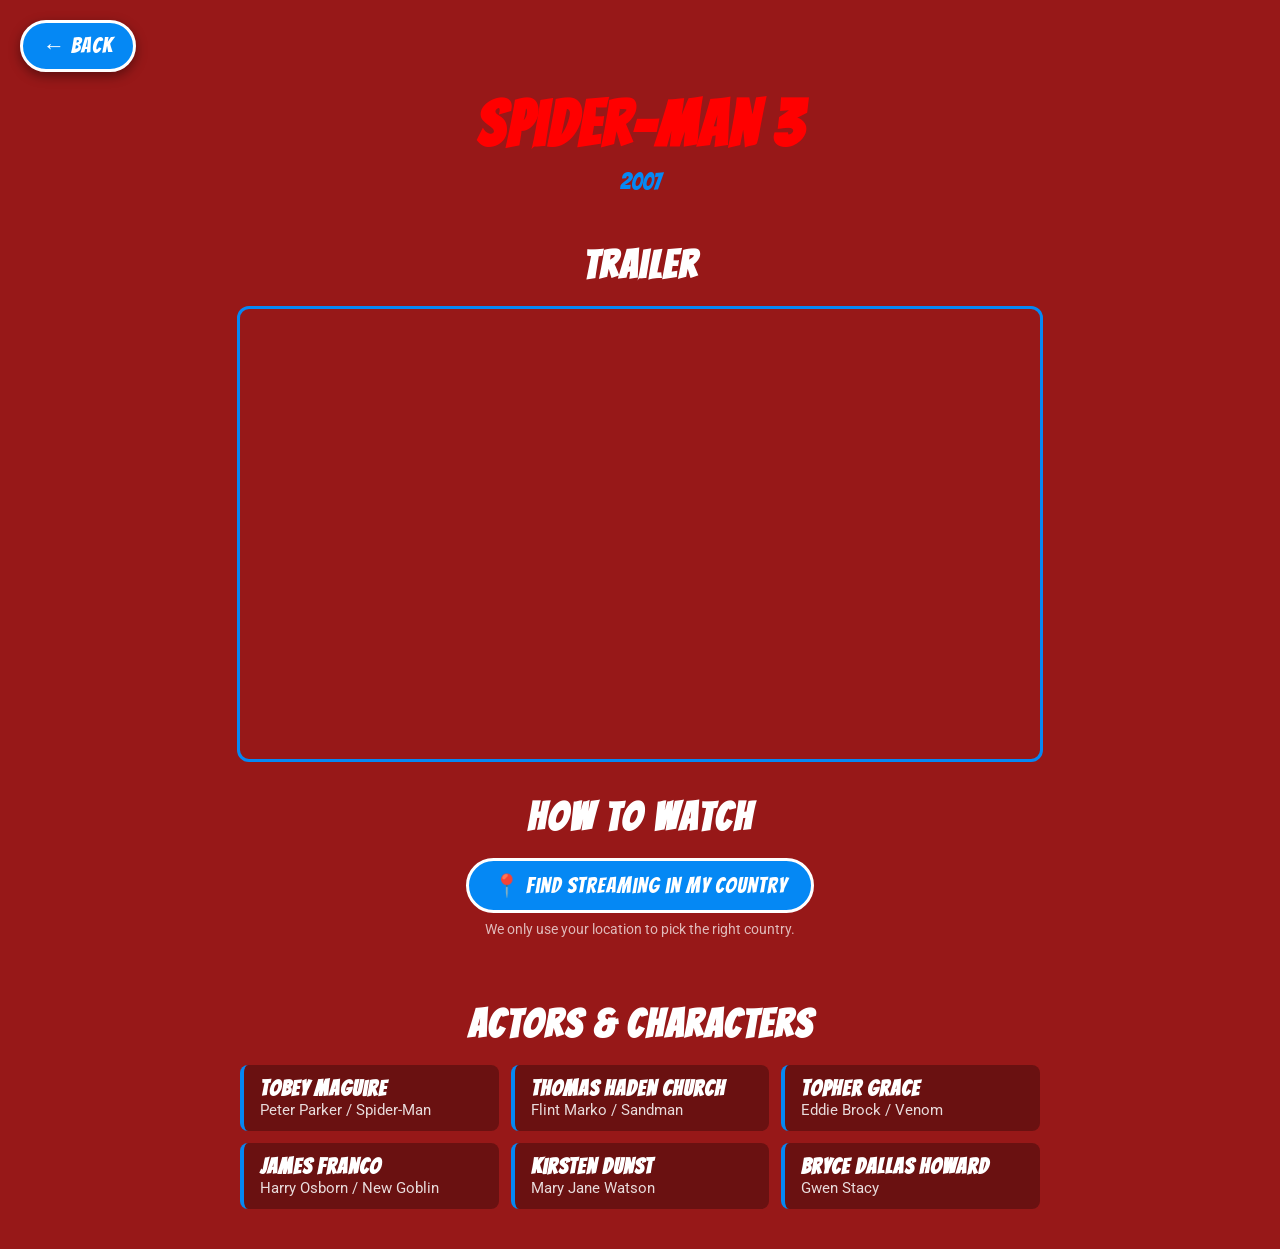
<file: Spider-Man/movies/spider-man-2007.html>
<!DOCTYPE html>
<html lang="en">
<head>
  <meta charset="UTF-8">
  <meta name="viewport" content="width=device-width, initial-scale=1.0">
  <title>Spider-Man 3 | Spider-Man Hub</title>
  <link href="https://fonts.googleapis.com/css2?family=Bangers&family=Roboto&display=swap" rel="stylesheet">
  <link rel="stylesheet" href="../style.css">
  <script data-goatcounter="https://spiderman-hub.goatcounter.com/count"
          async src="//gc.zgo.at/count.js"></script>
</head>
<body data-movie="spider-man-2007">
  <a class="back" href="../index.html">← Back</a>
  <header>
    <h1>Spider-Man 3</h1>
    <p>2007</p>
  </header>

  <section class="trailer">
    <h2>Trailer</h2>
    <iframe
      src="https://www.youtube.com/embed/e5wUilOeOmg"
      title="Spider-Man 3 trailer"
      allowfullscreen>
    </iframe>
  </section>

  <section class="info">
    <h2>How to watch</h2>
    <button id="locate">📍 Find streaming in my country</button>
    <p class="hint">We only use your location to pick the right country.</p>
    <p id="watch-result"></p>
  </section>

  <section class="cast">
    <h2>Actors &amp; characters</h2>
    <ul>
      <li><strong>Tobey Maguire</strong><span>Peter Parker / Spider-Man</span></li>
      <li><strong>Thomas Haden Church</strong><span>Flint Marko / Sandman</span></li>
      <li><strong>Topher Grace</strong><span>Eddie Brock / Venom</span></li>
      <li><strong>James Franco</strong><span>Harry Osborn / New Goblin</span></li>
      <li><strong>Kirsten Dunst</strong><span>Mary Jane Watson</span></li>
      <li><strong>Bryce Dallas Howard</strong><span>Gwen Stacy</span></li>
    </ul>
  </section>

  <script src="../script.js"></script>
</body>
</html>
</file>
<file: Spider-Man/style.css>
body {
    margin: 0;
    background-color: #971818;
    color: white;
    font-family: 'Roboto', sans-serif;
    text-align: center;
  }

  h1, h2, h3 {
    font-family: 'Bangers', cursive;
    letter-spacing: 2px;
  }

  header {
    padding: 40px 20px 20px;
  }

  header h1 {
    color: red;
    font-size: 64px;
    margin: 0;
  }

  header p {
    color: #0588f4;
    font-family: 'Bangers', cursive;
    font-size: 24px;
    margin: 10px 0 0;
  }
  .grid {
  display: grid;
  grid-template-columns: repeat(auto-fit, minmax(200px, 1fr));
  gap: 20px;
  max-width: 1000px;
  margin: 0 auto;
  padding: 0 20px 40px;
}

.card {
  background: linear-gradient(160deg, #c40000, #0588f4);
  border-radius: 12px;
  padding: 40px 10px;
  cursor: pointer;
  transition: transform 0.2s;
}

.card:hover {
  transform: scale(1.05);
}

.card h3 {
  font-size: 34px;
  margin: 0;
}

.card p {
  margin: 8px 0 0;
  font-size: 18px;
}
a.card {
  display: block;
  color: white;
  text-decoration: none;
}

.back {
  position: absolute;
  top: 20px;
  left: 20px;
  background: #0588f4;
  color: white;
  font-family: 'Bangers', cursive;
  font-size: 22px;
  letter-spacing: 1px;
  text-decoration: none;
  padding: 10px 20px;
  border-radius: 30px;
  border: 3px solid white;
  box-shadow: 0 4px 12px rgba(0, 0, 0, 0.4);
  transition: transform 0.2s, background 0.2s;
}

.back:hover {
  background: #c40000;
  transform: scale(1.1);
}
.trailer iframe {
  width: 100%;
  max-width: 800px;
  aspect-ratio: 16 / 9;
  border: 3px solid #0588f4;
  border-radius: 12px;
}
#locate {
  background: #0588f4;
  color: white;
  border: 3px solid white;
  border-radius: 30px;
  padding: 12px 24px;
  font-family: 'Bangers', cursive;
  font-size: 22px;
  letter-spacing: 1px;
  cursor: pointer;
}

#locate:hover {
  background: #c40000;
}
.hint {
  font-size: 14px;
  opacity: 0.7;
  margin: 8px 0 0;
}

/* Alasivun otsikko: tilaa Back-napille */
body:has(.back) header {
  padding-top: 90px;
}

section h2 {
  font-size: 40px;
  margin: 30px 0 20px;
}

/* Miles Morales -kortit: Spider-Verse-värit */
.card.miles {
  background: linear-gradient(160deg, #c40000, #6a00c9);
}

.soon {
  max-width: 800px;
  margin: 0 auto;
  padding: 60px 20px;
  background: #2a0a0a;
  border: 3px dashed #0588f4;
  border-radius: 12px;
  font-family: 'Bangers', cursive;
  font-size: 28px;
  color: #0588f4;
}

/* Näyttelijälista */
.cast ul {
  list-style: none;
  padding: 0 20px 40px;
  margin: 0 auto;
  max-width: 800px;
  display: grid;
  grid-template-columns: repeat(auto-fit, minmax(240px, 1fr));
  gap: 12px;
}

.cast li {
  background: rgba(0, 0, 0, 0.3);
  border-left: 4px solid #0588f4;
  border-radius: 8px;
  padding: 12px 16px;
  text-align: left;
}

.cast strong {
  display: block;
  font-family: 'Bangers', cursive;
  font-size: 22px;
  letter-spacing: 1px;
}

.cast span {
  opacity: 0.85;
  font-size: 15px;
}

#watch-result {
  max-width: 600px;
  margin: 16px auto 0;
  font-size: 18px;
}

.info {
  padding-bottom: 20px;
}

#watch-result a {
  display: inline-block;
  margin-top: 10px;
  color: #ffd166;
  font-weight: bold;
}
</file>
